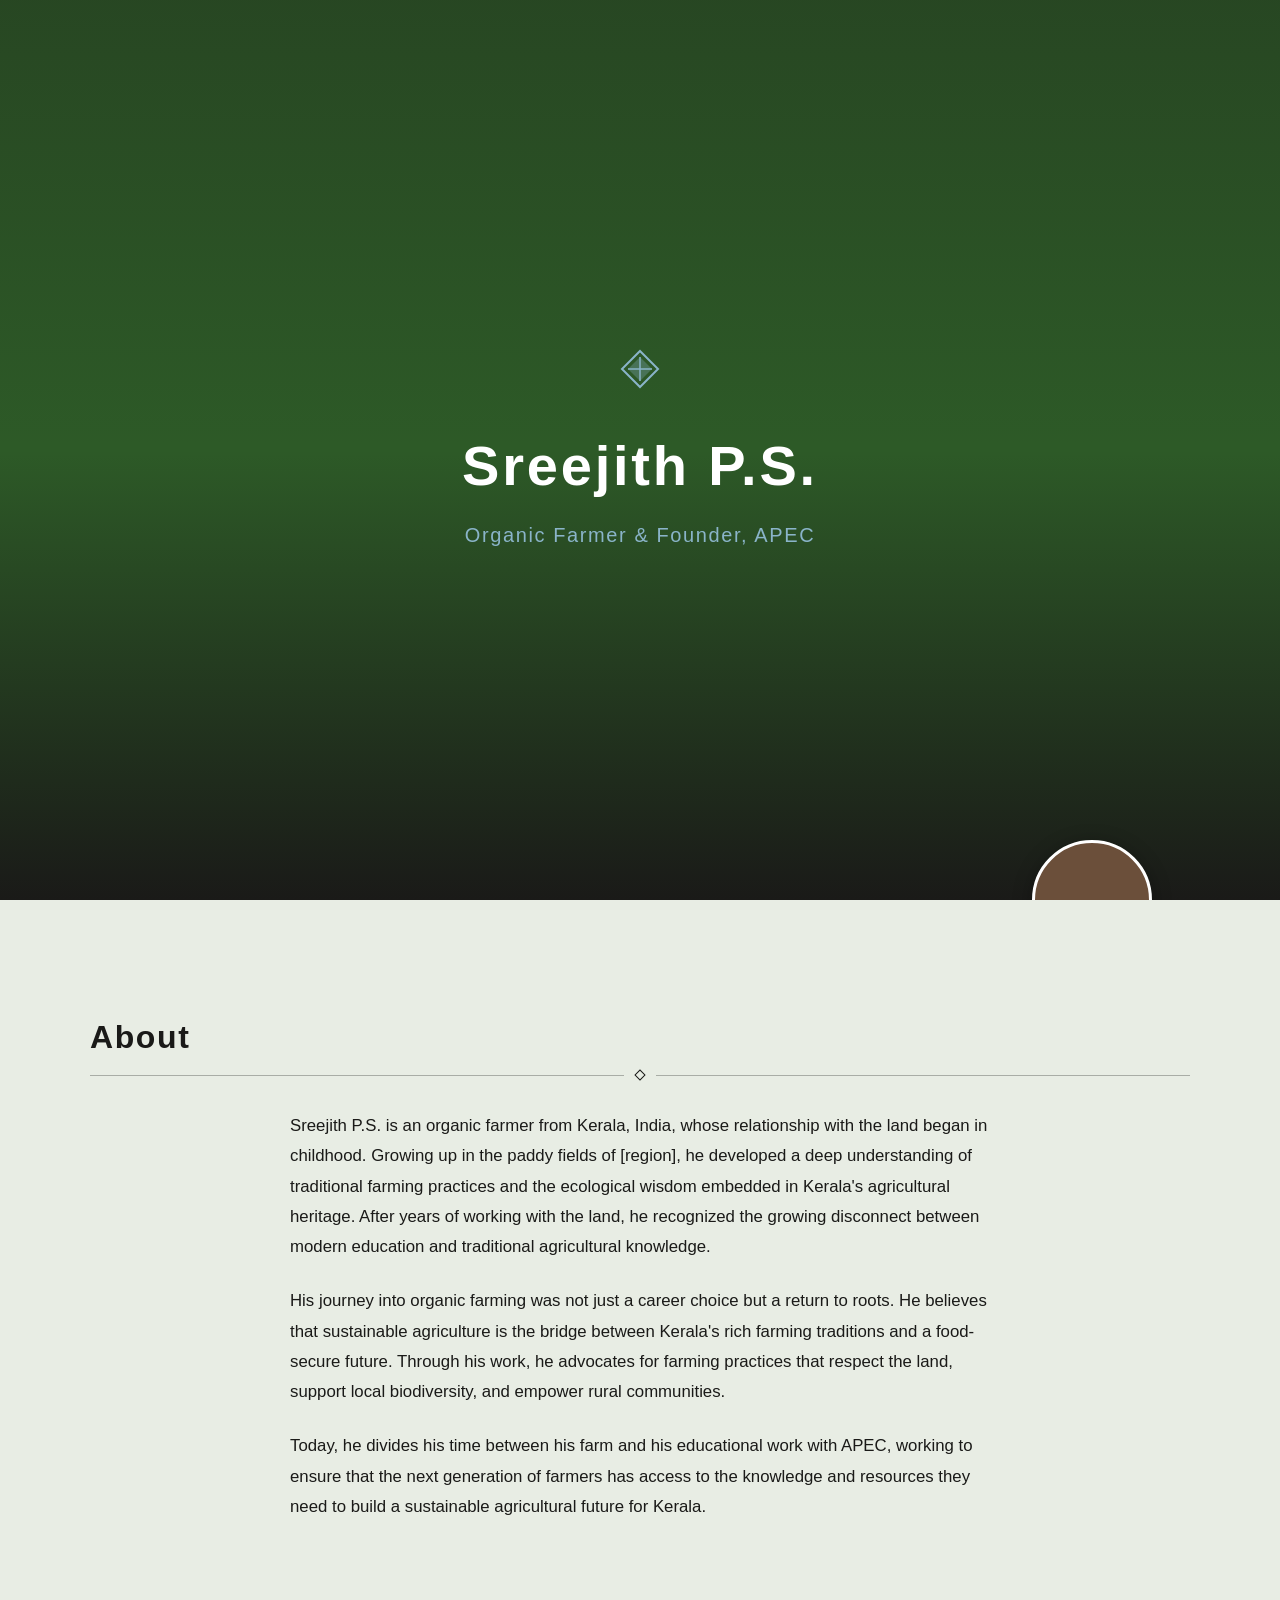
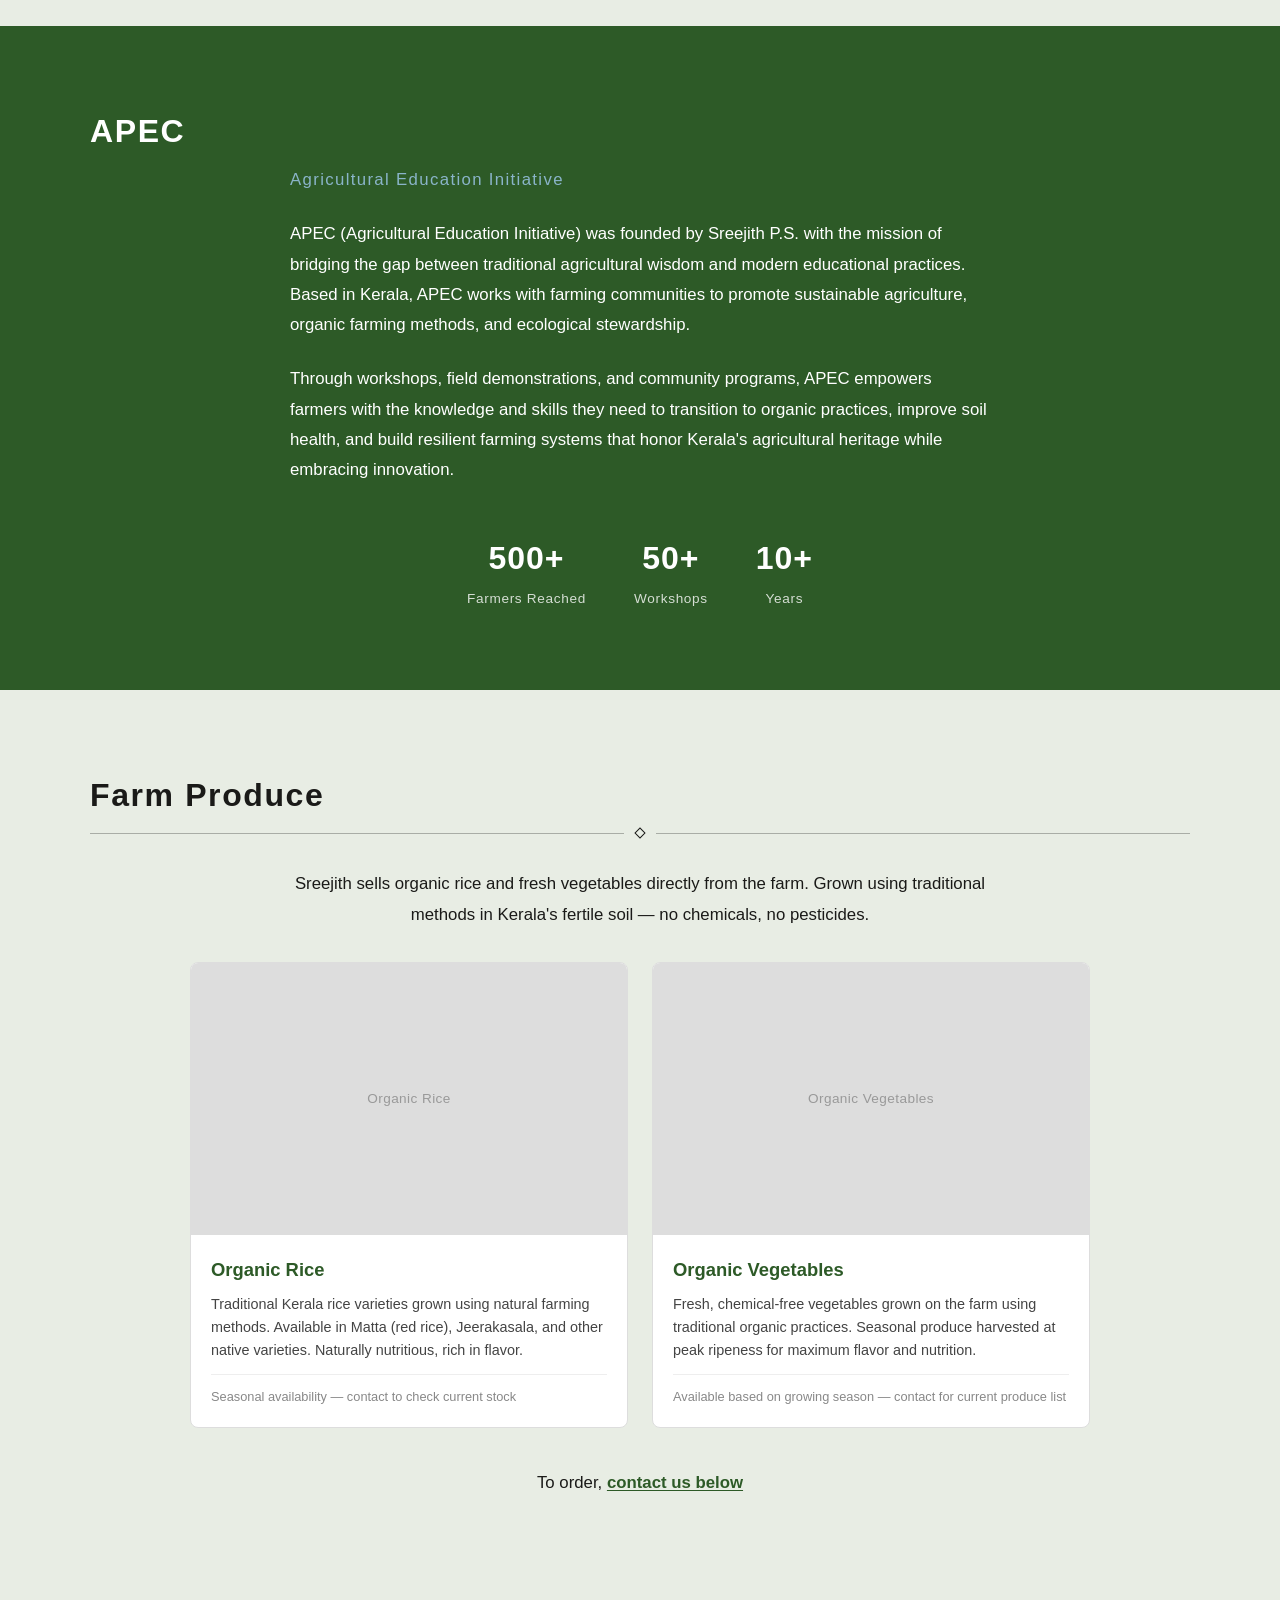
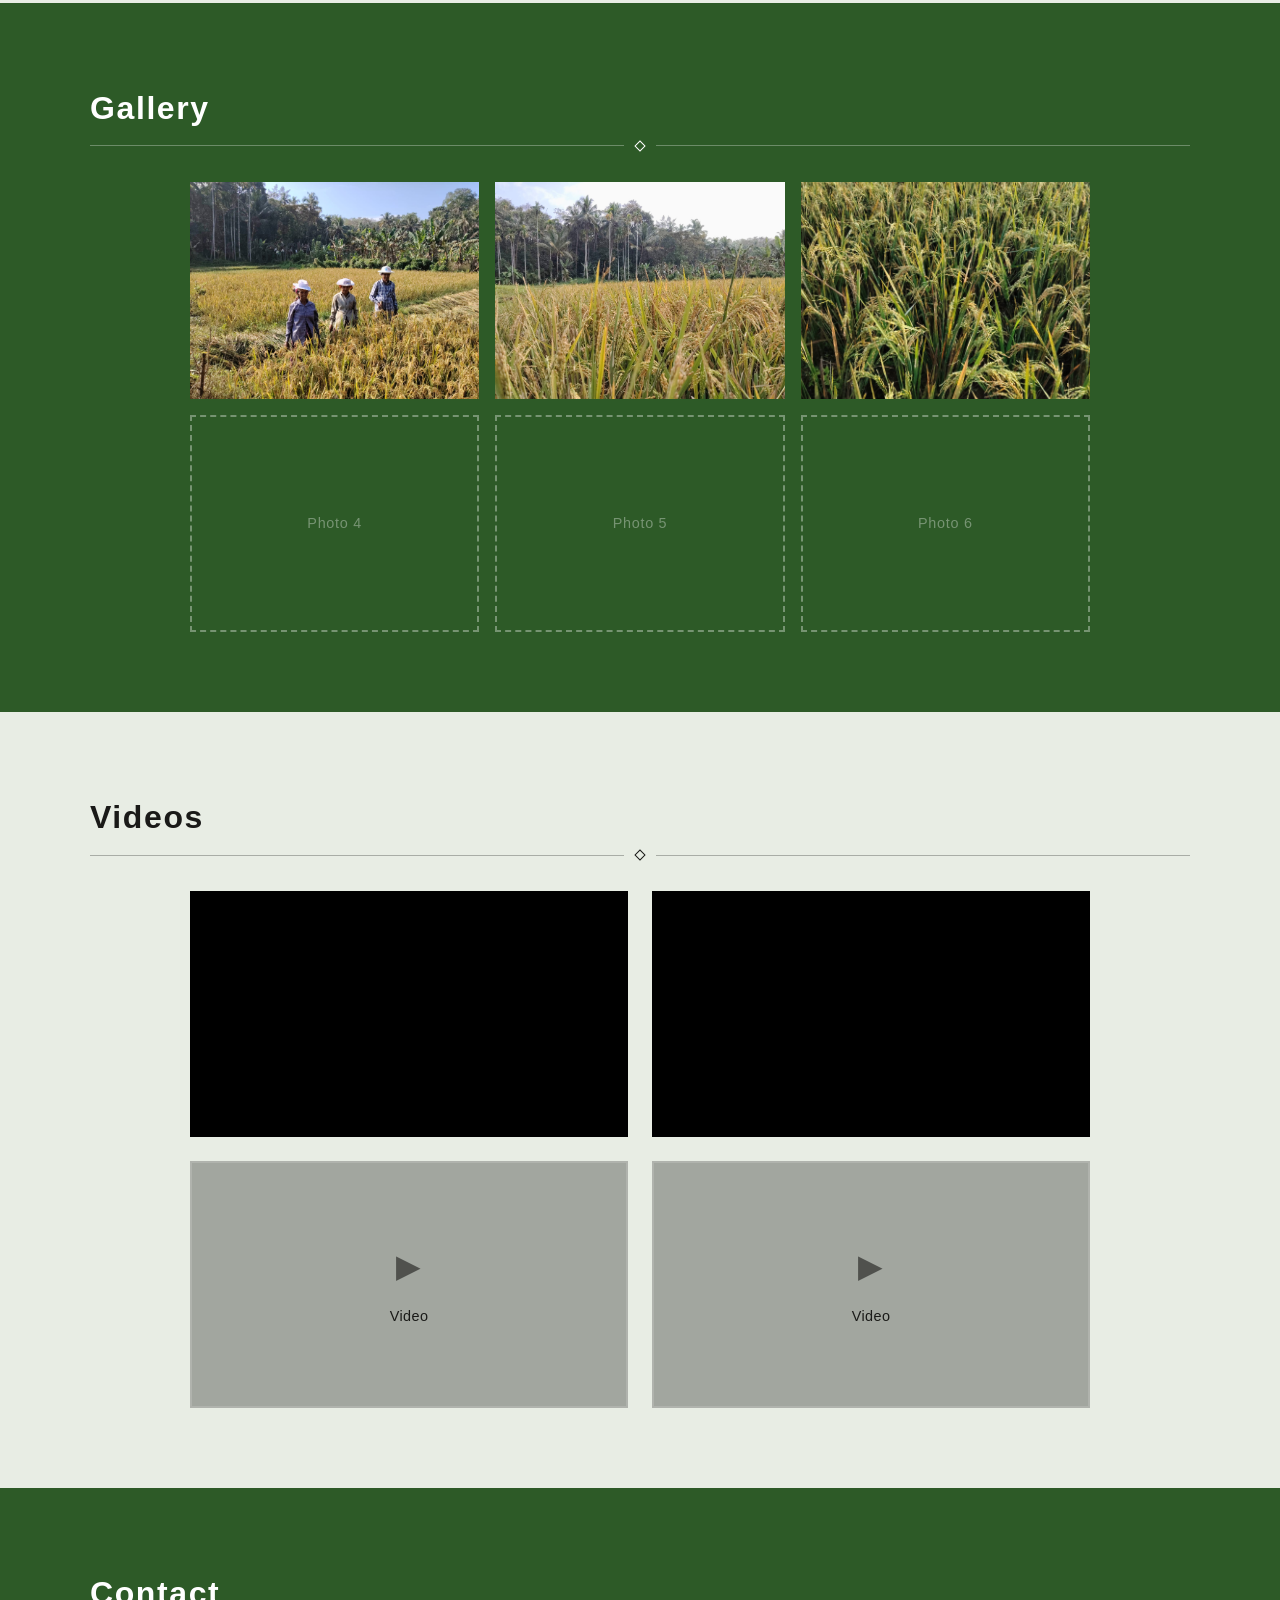
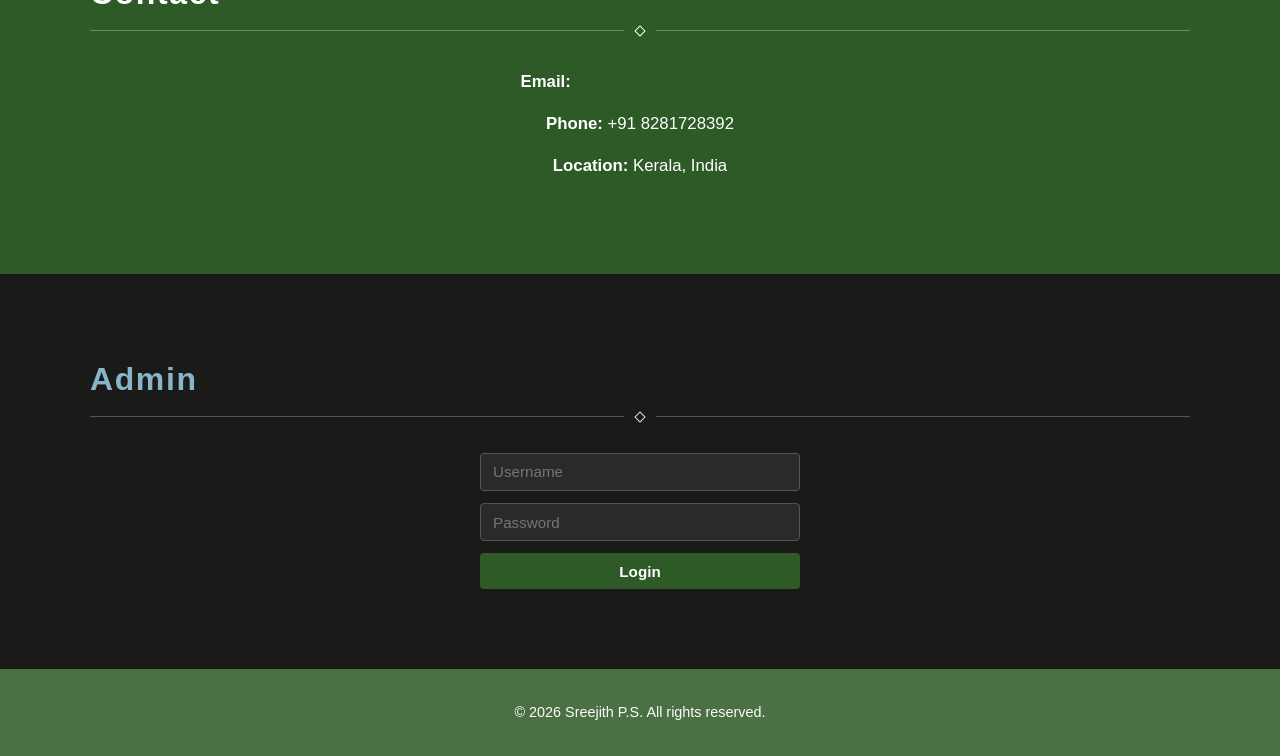
<file: index.html>
<!DOCTYPE html>
<html lang="en">
<head>
  <meta charset="UTF-8">
  <meta name="viewport" content="width=device-width, initial-scale=1.0">
  <meta name="description" content="Sreejith P.S. — Organic Farmer & Founder, APEC. Agricultural education initiative based in Kerala, India.">
  <title>Sreejith P.S. — Organic Farmer & Founder, APEC</title>
  <link rel="stylesheet" href="style.css">
</head>
<body>
  <a href="#main" class="skip-link">Skip to main content</a>

  <main id="main">

  <!-- ===== HERO ===== -->
  <section id="hero">
    <!-- REPLACE: hero landscape photo — replace background in style.css .hero-bg -->
    <div class="hero-bg"></div>
    <div class="hero-overlay"></div>
    <div class="hero-content">
      <div class="brand-mark" aria-hidden="true">
        <svg viewBox="0 0 40 40" width="40" height="40">
          <path d="M20 2 L38 20 L20 38 L2 20 Z" fill="none" stroke="#8AB4C9" stroke-width="2"/>
          <path d="M20 8 L32 20 L20 32 L8 20 Z" fill="#8AB4C9" opacity="0.3"/>
          <line x1="20" y1="8" x2="20" y2="32" stroke="#8AB4C9" stroke-width="1.5"/>
          <line x1="8" y1="20" x2="32" y2="20" stroke="#8AB4C9" stroke-width="1.5"/>
        </svg>
      </div>
      <h1>Sreejith P.S.</h1>
      <p class="tagline">Organic Farmer &amp; Founder, APEC</p>
    </div>
    <!-- REPLACE: portrait photo — replace background in style.css .hero-portrait -->
    <div class="hero-portrait" role="img" aria-label="Portrait of Sreejith P.S."></div>
  </section>

  <!-- ===== BIO ===== -->
  <section id="bio">
    <div class="section-content">
      <h2>About</h2>
      <div class="divider"><span class="divider-dot"></span></div>
      <div id="bio-content"></div>
    </div>
  </section>

  <!-- ===== APEC ===== -->
  <section id="apec">
    <div class="section-content">
      <h2>APEC</h2>
      <p class="subtitle">Agricultural Education Initiative</p>
      <div id="apec-content"></div>
      <div id="stats-content" class="stats"></div>
    </div>
  </section>

  <!-- ===== PRODUCTS ===== -->
  <section id="products">
    <div class="section-content">
      <h2>Farm Produce</h2>
      <div class="divider"><span class="divider-dot"></span></div>
      <div id="products-intro" class="products-intro"></div>
      <div id="products-grid" class="products-grid"></div>
      <div class="products-cta">
        <p>To order, <a href="#contact">contact us below</a></p>
      </div>
    </div>
  </section>

  <!-- ===== GALLERY ===== -->
  <section id="gallery">
    <div class="section-content">
      <h2>Gallery</h2>
      <div class="divider"><span class="divider-dot"></span></div>
      <div id="gallery-content" class="gallery-grid"></div>
    </div>
  </section>

  <!-- ===== VIDEOS ===== -->
  <section id="videos">
    <div class="section-content">
      <h2>Videos</h2>
      <div class="divider"><span class="divider-dot"></span></div>
      <div id="videos-content" class="videos-grid"></div>
    </div>
  </section>

  <!-- ===== CONTACT ===== -->
  <section id="contact">
    <div class="section-content">
      <h2>Contact</h2>
      <div class="divider"><span class="divider-dot"></span></div>
      <div id="contact-content" class="contact-info"></div>
    </div>
  </section>

  <!-- ===== ADMIN (hidden until login) ===== -->
  <section id="admin-section">
    <div class="section-content" id="admin-login">
      <h2>Admin</h2>
      <div class="divider"><span class="divider-dot"></span></div>
      <div class="admin-login-box">
        <input type="text" id="admin-user" placeholder="Username" autocomplete="off">
        <input type="password" id="admin-pass" placeholder="Password" autocomplete="off">
        <button class="btn" onclick="adminLogin()">Login</button>
        <p id="admin-login-err" class="admin-err"></p>
      </div>
    </div>
    <div class="section-content" id="admin-editor" style="display:none">
      <h2>Admin — Content Editor</h2>
      <p class="subtitle" style="margin-bottom:0.5rem">Edit content and publish — changes go live in ~30-60s.</p>
      <button class="btn btn-sm" onclick="adminLogout()" style="margin-bottom:1.5rem;background:#6B4F3A;color:#fff;border:none;padding:0.4rem 1rem;border-radius:4px;cursor:pointer;font-size:0.85rem">Logout</button>

      <div class="admin-token-bar">
        <input type="password" id="admin-token" placeholder="GitHub token (ghp_...)" autocomplete="off">
        <input type="text" id="admin-owner" value="anumlops" placeholder="Owner" style="width:100px">
        <span style="color:#888">/</span>
        <input type="text" id="admin-repo" value="sreejith-ps-portfolio" placeholder="Repo" style="width:150px">
      </div>

      <div class="admin-layout">
        <div class="admin-form">
          <h3>Bio</h3>
          <div class="admin-field"><label>Paragraph 1</label><textarea id="abio1" rows="3"></textarea></div>
          <div class="admin-field"><label>Paragraph 2</label><textarea id="abio2" rows="3"></textarea></div>
          <div class="admin-field"><label>Paragraph 3 <span class="opt">(optional)</span></label><textarea id="abio3" rows="3"></textarea></div>
          <h3>APEC</h3>
          <div class="admin-field"><label>Paragraph 1</label><textarea id="aapec1" rows="3"></textarea></div>
          <div class="admin-field"><label>Paragraph 2</label><textarea id="aapec2" rows="3"></textarea></div>
          <h3>Stats</h3>
          <div class="admin-field"><label>Stat 1</label><div class="arow"><input type="text" id="astat1n" placeholder="500+" style="width:80px"><input type="text" id="astat1l" placeholder="Farmers Reached"></div></div>
          <div class="admin-field"><label>Stat 2</label><div class="arow"><input type="text" id="astat2n" placeholder="50+" style="width:80px"><input type="text" id="astat2l" placeholder="Workshops"></div></div>
          <div class="admin-field"><label>Stat 3</label><div class="arow"><input type="text" id="astat3n" placeholder="10+" style="width:80px"><input type="text" id="astat3l" placeholder="Years"></div></div>
          <h3>Farm Produce</h3>
          <p class="admin-hint">Product images — upload to <code>/images</code>, reference as <code>images/rice.jpg</code></p>
          <div class="admin-field"><label>Intro text</label><textarea id="aprod-intro" rows="2"></textarea></div>
          <div style="display:grid;grid-template-columns:1fr 1fr;gap:0.75rem">
            <div><div class="admin-field"><label>Rice — Name</label><input type="text" id="aprod-rice-name"></div>
            <div class="admin-field"><label>Rice — Description</label><textarea id="aprod-rice-desc" rows="3"></textarea></div>
            <div class="admin-field"><label>Rice — Image</label><div style="display:flex;gap:0.5rem;align-items:center"><input type="text" id="aprod-rice-img" placeholder="images/rice.jpg"><div class="thumb" id="arice-thumb"></div></div></div>
            <div class="admin-field"><label>Rice — Note</label><input type="text" id="aprod-rice-note" placeholder="Seasonal availability..."></div></div>
            <div><div class="admin-field"><label>Veg — Name</label><input type="text" id="aprod-veg-name"></div>
            <div class="admin-field"><label>Veg — Description</label><textarea id="aprod-veg-desc" rows="3"></textarea></div>
            <div class="admin-field"><label>Veg — Image</label><div style="display:flex;gap:0.5rem;align-items:center"><input type="text" id="aprod-veg-img" placeholder="images/veg.jpg"><div class="thumb" id="aveg-thumb"></div></div></div>
            <div class="admin-field"><label>Veg — Note</label><input type="text" id="aprod-veg-note" placeholder="Available based on season..."></div></div>
          </div>
          <h3>Gallery</h3>
          <p class="admin-hint">Upload images to <code>/images</code> folder in repo, reference as <code>images/farm1.jpg</code></p>
          <div id="admin-gallery"></div>
          <h3>Videos</h3>
          <p class="admin-hint">Paste YouTube URL or video ID</p>
          <div id="admin-videos"></div>
          <h3>Contact</h3>
          <div class="admin-field"><label>Email</label><input type="text" id="acontact-email"></div>
          <div class="admin-field"><label>Phone</label><input type="text" id="acontact-phone"></div>
          <div class="admin-actions">
            <button class="btn btn-primary" onclick="adminSave()">Save &amp; Publish</button>
            <button class="btn btn-outline" onclick="adminDownload()">Download content.json</button>
          </div>
          <div id="admin-status" class="admin-status"></div>
        </div>
        <div class="admin-preview">
          <h3>Live Preview</h3>
          <div class="ap-box"><div class="ap-label">Bio</div><div id="aprev-bio"></div></div>
          <div class="ap-box ap-dark"><div class="ap-label">APEC</div><div id="aprev-apec"></div><div class="ap-stats" id="aprev-stats"></div></div>
          <div class="ap-box"><div class="ap-label">Farm Produce</div><p id="aprev-products" style="color:#888;font-size:0.85rem"></p></div>
          <div class="ap-box"><div class="ap-label">Gallery</div><p id="aprev-gallery" style="color:#888;font-size:0.85rem"></p></div>
          <div class="ap-box ap-dark"><div class="ap-label">Videos</div><p id="aprev-videos" style="color:#aaa;font-size:0.85rem"></p></div>
          <div class="ap-box"><div class="ap-label">Contact</div><div id="aprev-contact"></div></div>
        </div>
      </div>
    </div>
  </section>

  </main>

  <!-- ===== FOOTER ===== -->
  <footer>
    <p>&copy; 2026 Sreejith P.S. All rights reserved.</p>
  </footer>

  <script src="script.js"></script>
</body>
</html>
</file>
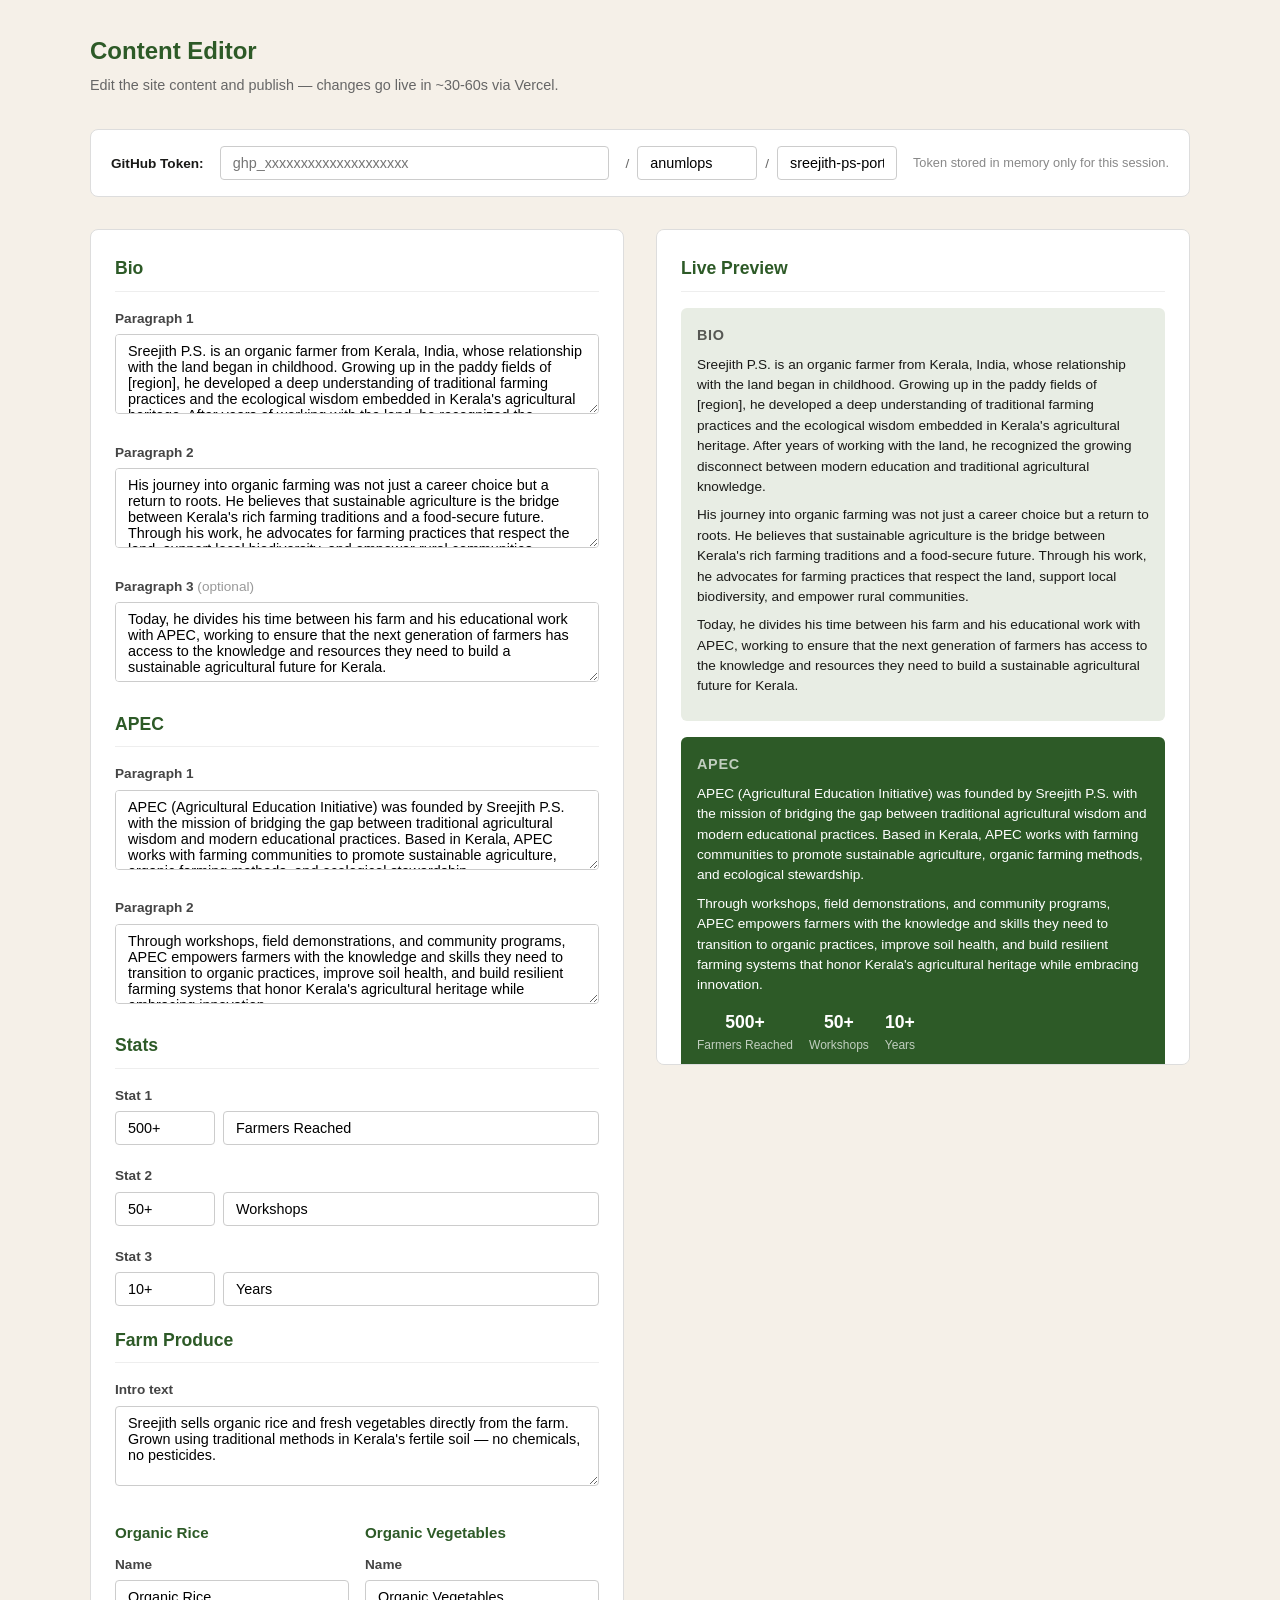
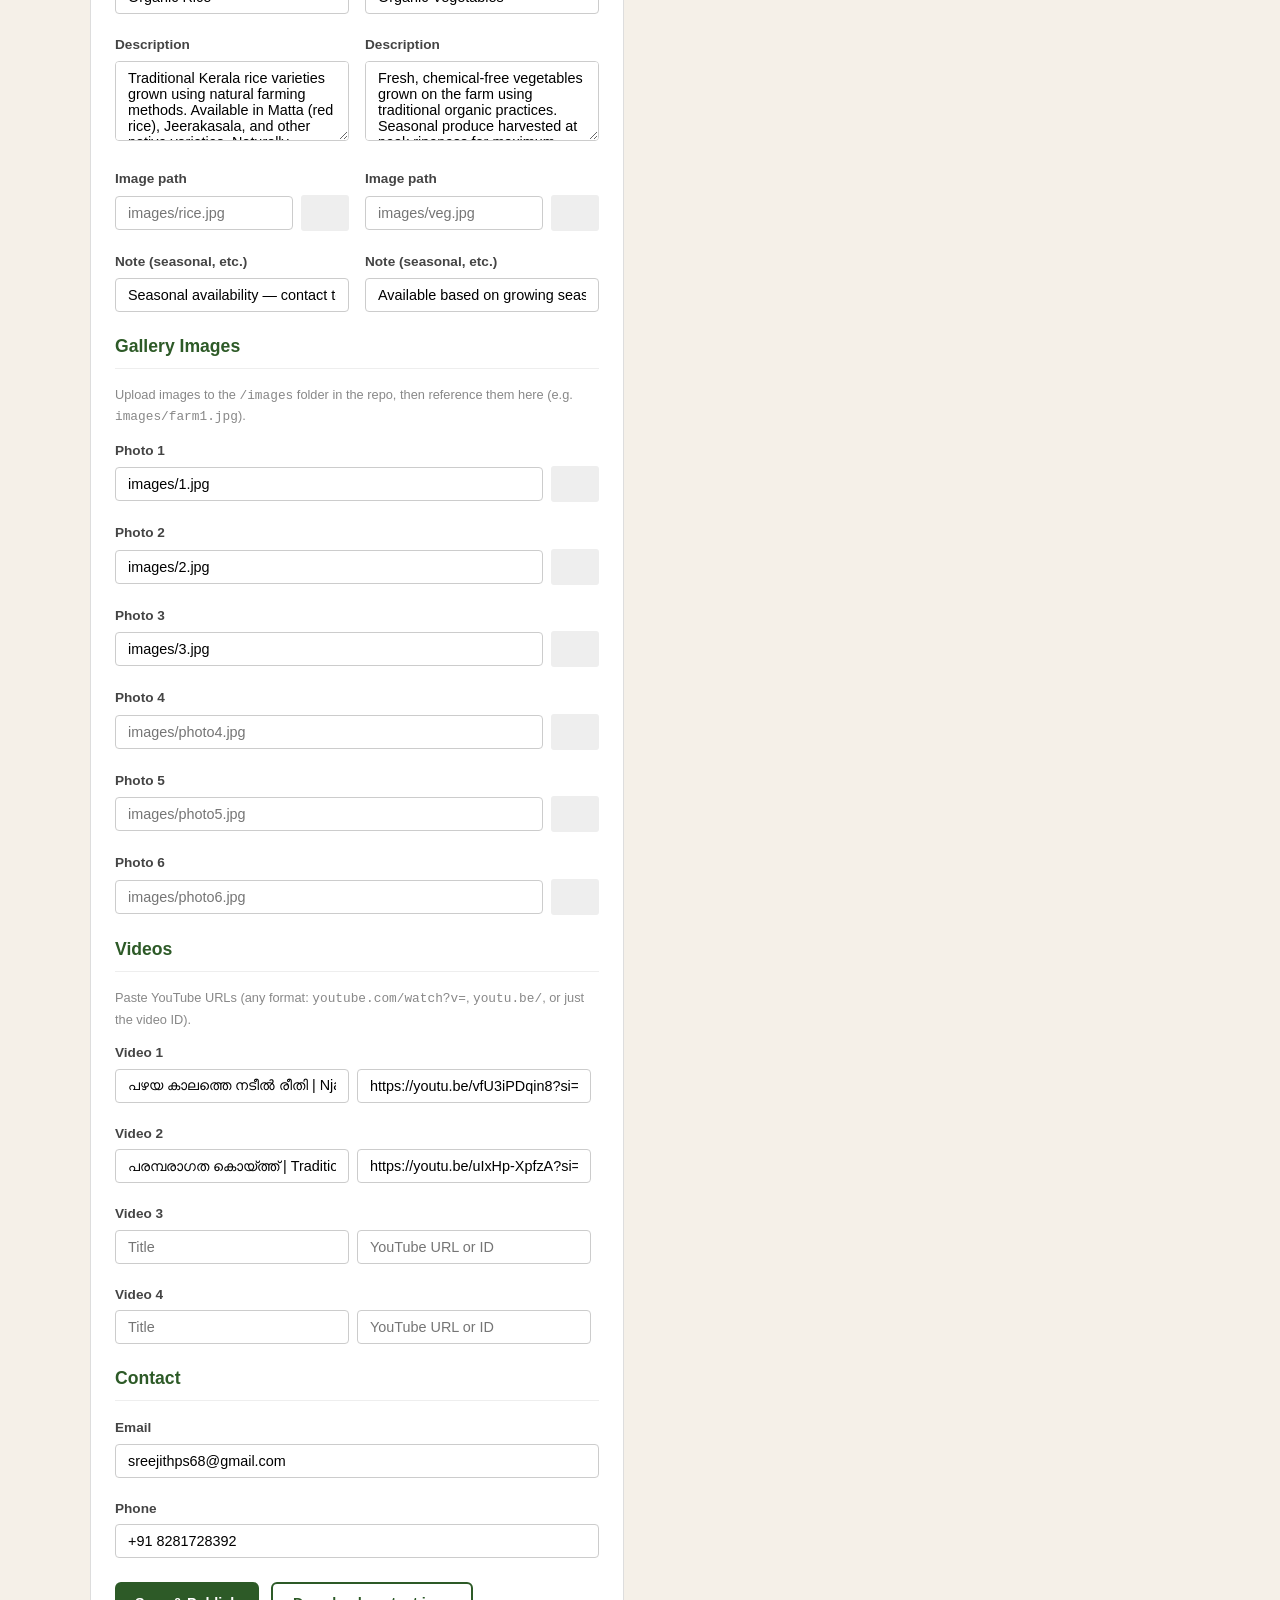
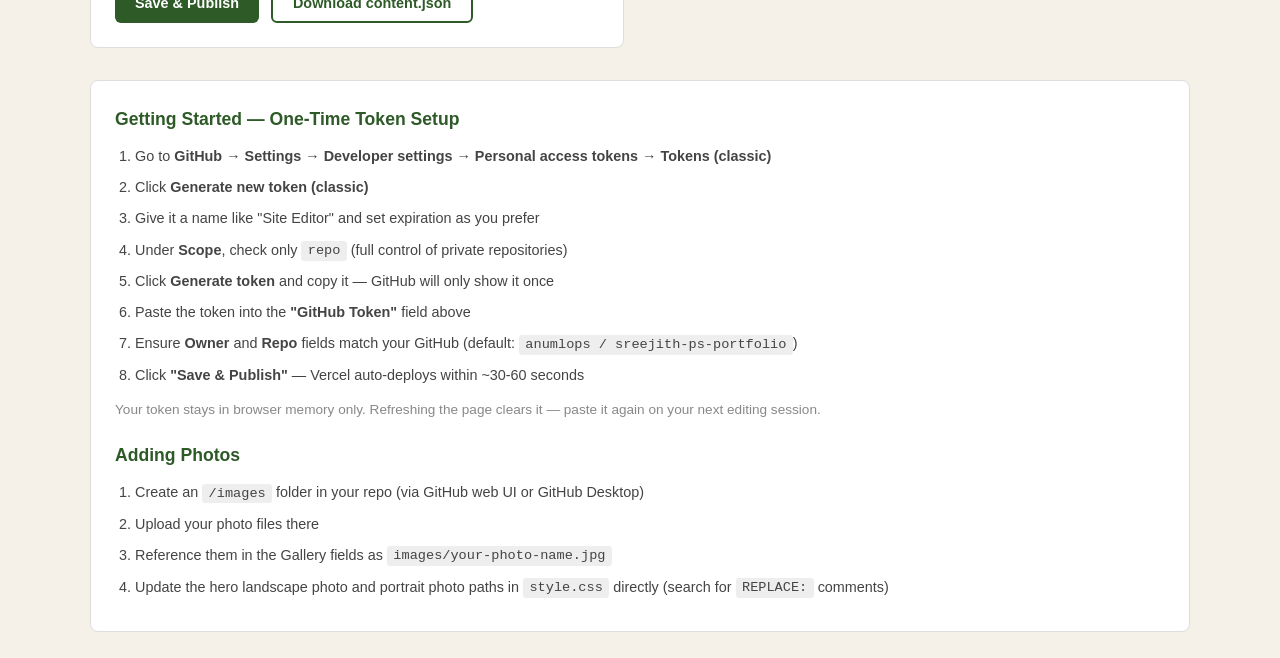
<file: admin.html>
<!DOCTYPE html>
<html lang="en">
<head>
  <meta charset="UTF-8">
  <meta name="viewport" content="width=device-width, initial-scale=1.0">
  <title>Admin — Sreejith P.S. Content Editor</title>
  <style>
    *, *::before, *::after { margin: 0; padding: 0; box-sizing: border-box; }
    body { font-family: -apple-system, BlinkMacSystemFont, "Segoe UI", Roboto, sans-serif; background: #f5f0e8; color: #1A1A18; line-height: 1.6; padding: 2rem; }
    .admin-wrap { max-width: 1100px; margin: 0 auto; }
    h1 { font-size: 1.5rem; margin-bottom: 0.25rem; color: #2D5A27; }
    .sub { color: #666; font-size: 0.9rem; margin-bottom: 2rem; }
    .layout { display: grid; grid-template-columns: 1fr 1fr; gap: 2rem; }
    @media (max-width: 900px) { .layout { grid-template-columns: 1fr; } .preview-panel { order: -1; } }

    /* Token bar */
    .token-bar { background: #fff; border: 1px solid #ddd; border-radius: 8px; padding: 1rem 1.25rem; margin-bottom: 2rem; display: flex; align-items: center; gap: 1rem; flex-wrap: wrap; }
    .token-bar label { font-weight: 600; font-size: 0.85rem; white-space: nowrap; }
    .token-bar input[type="password"] { flex: 1; min-width: 200px; padding: 0.5rem 0.75rem; border: 1px solid #ccc; border-radius: 4px; font-size: 0.9rem; }
    .token-bar .repo-inputs { display: flex; gap: 0.5rem; align-items: center; }
    .token-bar .repo-inputs input { width: 120px; padding: 0.5rem 0.75rem; border: 1px solid #ccc; border-radius: 4px; font-size: 0.9rem; }
    .token-bar .hint { font-size: 0.8rem; color: #888; }

    /* Form */
    .form-panel { background: #fff; border: 1px solid #ddd; border-radius: 8px; padding: 1.5rem; }
    .form-panel h2 { font-size: 1.1rem; color: #2D5A27; margin-bottom: 1rem; padding-bottom: 0.5rem; border-bottom: 1px solid #eee; }
    .field-group { margin-bottom: 1.25rem; }
    .field-group label { display: block; font-weight: 600; font-size: 0.85rem; margin-bottom: 0.3rem; color: #444; }
    .field-group textarea { width: 100%; min-height: 80px; padding: 0.5rem 0.75rem; border: 1px solid #ccc; border-radius: 4px; font-size: 0.9rem; font-family: inherit; resize: vertical; }
    .field-group textarea:focus { outline: 2px solid #8AB4C9; outline-offset: -1px; border-color: transparent; }
    .field-group input[type="text"], .field-group input[type="url"] { width: 100%; padding: 0.5rem 0.75rem; border: 1px solid #ccc; border-radius: 4px; font-size: 0.9rem; }
    .field-group input:focus { outline: 2px solid #8AB4C9; outline-offset: -1px; border-color: transparent; }
    .field-group .input-row { display: flex; gap: 0.5rem; align-items: center; }
    .field-group .input-row input { flex: 1; }
    .field-group .input-row .thumb { width: 48px; height: 36px; border-radius: 3px; background: #eee; flex-shrink: 0; overflow: hidden; }
    .field-group .input-row .thumb img { width: 100%; height: 100%; object-fit: cover; display: block; }
    .field-group .stat-row { display: flex; gap: 0.5rem; }
    .field-group .stat-row input:first-child { width: 100px; flex-shrink: 0; }
    .field-group .stat-row input:last-child { flex: 1; }
    .field-group .video-row { display: flex; gap: 0.5rem; align-items: center; }
    .field-group .video-row input { flex: 1; }
    .field-group .video-row .embed-preview { font-size: 0.75rem; color: #888; max-width: 200px; overflow: hidden; text-overflow: ellipsis; white-space: nowrap; }
    .field-group .error-msg { color: #c0392b; font-size: 0.8rem; margin-top: 0.25rem; display: none; }

    /* Buttons */
    .actions { margin-top: 1.5rem; display: flex; gap: 0.75rem; flex-wrap: wrap; }
    .btn { padding: 0.65rem 1.25rem; border: none; border-radius: 6px; font-size: 0.9rem; font-weight: 600; cursor: pointer; transition: opacity 0.2s; }
    .btn:hover { opacity: 0.85; }
    .btn-primary { background: #2D5A27; color: #fff; }
    .btn-secondary { background: #8AB4C9; color: #fff; }
    .btn-outline { background: none; border: 2px solid #2D5A27; color: #2D5A27; }
    .btn:disabled { opacity: 0.5; cursor: not-allowed; }

    /* Status */
    .status { margin-top: 1rem; padding: 0.75rem 1rem; border-radius: 6px; font-size: 0.9rem; display: none; }
    .status.success { background: #d4edda; color: #155724; border: 1px solid #c3e6cb; display: block; }
    .status.error { background: #f8d7da; color: #721c24; border: 1px solid #f5c6cb; display: block; }
    .status.info { background: #d1ecf1; color: #0c5460; border: 1px solid #bee5eb; display: block; }

    /* Preview */
    .preview-panel { background: #fff; border: 1px solid #ddd; border-radius: 8px; padding: 1.5rem; position: sticky; top: 1rem; max-height: calc(100vh - 4rem); overflow-y: auto; }
    .preview-panel h2 { font-size: 1.1rem; color: #2D5A27; margin-bottom: 1rem; padding-bottom: 0.5rem; border-bottom: 1px solid #eee; }
    .preview-box { background: #E8EDE4; padding: 1rem; border-radius: 6px; margin-bottom: 1rem; }
    .preview-box.dark { background: #2D5A27; color: #fff; }
    .preview-box h3 { font-size: 0.9rem; margin-bottom: 0.5rem; opacity: 0.7; text-transform: uppercase; letter-spacing: 0.05em; }
    .preview-box p { font-size: 0.85rem; margin-bottom: 0.5rem; line-height: 1.5; }
    .preview-box .stat-row { display: flex; gap: 1rem; }
    .preview-box .stat-row .stat-item { text-align: center; }
    .preview-box .stat-row .stat-item .num { font-weight: 700; font-size: 1.1rem; }
    .preview-box .stat-row .stat-item .lbl { font-size: 0.75rem; opacity: 0.7; }

    /* Instructions */
    .instructions { margin-top: 2rem; background: #fff; border: 1px solid #ddd; border-radius: 8px; padding: 1.5rem; }
    .instructions h2 { font-size: 1.1rem; color: #2D5A27; margin-bottom: 0.75rem; }
    .instructions ol { padding-left: 1.25rem; font-size: 0.9rem; color: #444; }
    .instructions ol li { margin-bottom: 0.5rem; }
    .instructions code { background: #eee; padding: 0.15rem 0.4rem; border-radius: 3px; font-size: 0.85rem; }
  </style>
</head>
<body>
<div class="admin-wrap">

  <h1>Content Editor</h1>
  <p class="sub">Edit the site content and publish — changes go live in ~30-60s via Vercel.</p>

  <!-- Token bar -->
  <div class="token-bar">
    <label for="token">GitHub Token:</label>
    <input type="password" id="token" placeholder="ghp_xxxxxxxxxxxxxxxxxxxx" autocomplete="off">
    <div class="repo-inputs">
      <span style="font-size:0.85rem;color:#666">/</span>
      <input type="text" id="owner" value="anumlops" placeholder="Owner">
      <span style="font-size:0.85rem;color:#666">/</span>
      <input type="text" id="repo" value="sreejith-ps-portfolio" placeholder="Repo">
    </div>
    <span class="hint">Token stored in memory only for this session.</span>
  </div>

  <div class="layout">

    <!-- Form panel -->
    <div class="form-panel">
      <h2>Bio</h2>
      <div class="field-group">
        <label for="bio1">Paragraph 1</label>
        <textarea id="bio1"></textarea>
      </div>
      <div class="field-group">
        <label for="bio2">Paragraph 2</label>
        <textarea id="bio2"></textarea>
      </div>
      <div class="field-group">
        <label for="bio3">Paragraph 3 <span style="font-weight:400;color:#999">(optional)</span></label>
        <textarea id="bio3"></textarea>
      </div>

      <h2>APEC</h2>
      <div class="field-group">
        <label for="apec1">Paragraph 1</label>
        <textarea id="apec1"></textarea>
      </div>
      <div class="field-group">
        <label for="apec2">Paragraph 2</label>
        <textarea id="apec2"></textarea>
      </div>

      <h2>Stats</h2>
      <div class="field-group">
        <label>Stat 1</label>
        <div class="stat-row">
          <input type="text" id="stat1-num" placeholder="500+">
          <input type="text" id="stat1-lbl" placeholder="Farmers Reached">
        </div>
      </div>
      <div class="field-group">
        <label>Stat 2</label>
        <div class="stat-row">
          <input type="text" id="stat2-num" placeholder="50+">
          <input type="text" id="stat2-lbl" placeholder="Workshops">
        </div>
      </div>
      <div class="field-group">
        <label>Stat 3</label>
        <div class="stat-row">
          <input type="text" id="stat3-num" placeholder="10+">
          <input type="text" id="stat3-lbl" placeholder="Years">
        </div>
      </div>

      <h2>Farm Produce</h2>
      <div class="field-group">
        <label for="prod-intro">Intro text</label>
        <textarea id="prod-intro" rows="2"></textarea>
      </div>
      <div style="display:grid;grid-template-columns:1fr 1fr;gap:1rem">
        <div>
          <h3 style="font-size:0.95rem;color:#2D5A27;margin:0.5rem 0">Organic Rice</h3>
          <div class="field-group"><label>Name</label><input type="text" id="prod-rice-name"></div>
          <div class="field-group"><label>Description</label><textarea id="prod-rice-desc" rows="3"></textarea></div>
          <div class="field-group"><label>Image path</label><div class="input-row"><input type="text" class="prod-input" data-id="rice" placeholder="images/rice.jpg"><div class="thumb" id="thumb-rice"></div></div></div>
          <div class="field-group"><label>Note (seasonal, etc.)</label><input type="text" id="prod-rice-note" placeholder="Seasonal availability..."></div>
        </div>
        <div>
          <h3 style="font-size:0.95rem;color:#2D5A27;margin:0.5rem 0">Organic Vegetables</h3>
          <div class="field-group"><label>Name</label><input type="text" id="prod-veg-name"></div>
          <div class="field-group"><label>Description</label><textarea id="prod-veg-desc" rows="3"></textarea></div>
          <div class="field-group"><label>Image path</label><div class="input-row"><input type="text" class="prod-input" data-id="veg" placeholder="images/veg.jpg"><div class="thumb" id="thumb-veg"></div></div></div>
          <div class="field-group"><label>Note (seasonal, etc.)</label><input type="text" id="prod-veg-note" placeholder="Available based on season..."></div>
        </div>
      </div>

      <h2>Gallery Images</h2>
      <p style="font-size:0.8rem;color:#888;margin-bottom:0.75rem">Upload images to the <code>/images</code> folder in the repo, then reference them here (e.g. <code>images/farm1.jpg</code>).</p>
      <div id="gallery-fields">
        <div class="field-group">
          <label>Photo 1</label>
          <div class="input-row">
            <input type="text" class="gallery-input" placeholder="images/photo1.jpg">
            <div class="thumb"></div>
          </div>
        </div>
        <div class="field-group">
          <label>Photo 2</label>
          <div class="input-row">
            <input type="text" class="gallery-input" placeholder="images/photo2.jpg">
            <div class="thumb"></div>
          </div>
        </div>
        <div class="field-group">
          <label>Photo 3</label>
          <div class="input-row">
            <input type="text" class="gallery-input" placeholder="images/photo3.jpg">
            <div class="thumb"></div>
          </div>
        </div>
        <div class="field-group">
          <label>Photo 4</label>
          <div class="input-row">
            <input type="text" class="gallery-input" placeholder="images/photo4.jpg">
            <div class="thumb"></div>
          </div>
        </div>
        <div class="field-group">
          <label>Photo 5</label>
          <div class="input-row">
            <input type="text" class="gallery-input" placeholder="images/photo5.jpg">
            <div class="thumb"></div>
          </div>
        </div>
        <div class="field-group">
          <label>Photo 6</label>
          <div class="input-row">
            <input type="text" class="gallery-input" placeholder="images/photo6.jpg">
            <div class="thumb"></div>
          </div>
        </div>
      </div>

      <h2>Videos</h2>
      <p style="font-size:0.8rem;color:#888;margin-bottom:0.75rem">Paste YouTube URLs (any format: <code>youtube.com/watch?v=</code>, <code>youtu.be/</code>, or just the video ID).</p>
      <div id="video-fields">
        <div class="field-group">
          <label>Video 1</label>
          <div class="video-row">
            <input type="text" class="video-title" placeholder="Title" style="width:35%">
            <input type="text" class="video-url" placeholder="YouTube URL or ID" style="flex:1">
            <span class="embed-preview"></span>
          </div>
          <div class="error-msg video-error"></div>
        </div>
        <div class="field-group">
          <label>Video 2</label>
          <div class="video-row">
            <input type="text" class="video-title" placeholder="Title" style="width:35%">
            <input type="text" class="video-url" placeholder="YouTube URL or ID" style="flex:1">
            <span class="embed-preview"></span>
          </div>
          <div class="error-msg video-error"></div>
        </div>
        <div class="field-group">
          <label>Video 3</label>
          <div class="video-row">
            <input type="text" class="video-title" placeholder="Title" style="width:35%">
            <input type="text" class="video-url" placeholder="YouTube URL or ID" style="flex:1">
            <span class="embed-preview"></span>
          </div>
          <div class="error-msg video-error"></div>
        </div>
        <div class="field-group">
          <label>Video 4</label>
          <div class="video-row">
            <input type="text" class="video-title" placeholder="Title" style="width:35%">
            <input type="text" class="video-url" placeholder="YouTube URL or ID" style="flex:1">
            <span class="embed-preview"></span>
          </div>
          <div class="error-msg video-error"></div>
        </div>
      </div>

      <h2>Contact</h2>
      <div class="field-group">
        <label for="contact-email">Email</label>
        <input type="text" id="contact-email">
      </div>
      <div class="field-group">
        <label for="contact-phone">Phone</label>
        <input type="text" id="contact-phone">
      </div>

      <div class="actions">
        <button class="btn btn-primary" id="btn-save" onclick="saveAndPublish()">Save &amp; Publish</button>
        <button class="btn btn-outline" onclick="downloadBackup()">Download content.json</button>
      </div>
      <div id="status" class="status"></div>
    </div>

    <!-- Preview panel -->
    <div class="preview-panel">
      <h2>Live Preview</h2>
      <div class="preview-box">
        <h3>Bio</h3>
        <div id="preview-bio"></div>
      </div>
      <div class="preview-box dark">
        <h3>APEC</h3>
        <div id="preview-apec"></div>
        <div style="margin-top:0.75rem">
          <div class="stat-row" id="preview-stats"></div>
        </div>
      </div>
      <div class="preview-box">
        <h3>Farm Produce</h3>
        <p id="preview-products" style="color:#888">No products configured</p>
      </div>
      <div class="preview-box">
        <h3>Gallery</h3>
        <p id="preview-gallery" style="color:#888">6 images configured</p>
      </div>
      <div class="preview-box dark">
        <h3>Videos</h3>
        <p id="preview-videos" style="color:#aaa">4 video slots</p>
      </div>
      <div class="preview-box">
        <h3>Contact</h3>
        <div id="preview-contact"></div>
      </div>
    </div>
  </div>

  <!-- Instructions -->
  <div class="instructions">
    <h2>Getting Started — One-Time Token Setup</h2>
    <ol>
      <li>Go to <strong>GitHub → Settings → Developer settings → Personal access tokens → Tokens (classic)</strong></li>
      <li>Click <strong>Generate new token (classic)</strong></li>
      <li>Give it a name like "Site Editor" and set expiration as you prefer</li>
      <li>Under <strong>Scope</strong>, check only <code>repo</code> (full control of private repositories)</li>
      <li>Click <strong>Generate token</strong> and copy it — GitHub will only show it once</li>
      <li>Paste the token into the <strong>"GitHub Token"</strong> field above</li>
      <li>Ensure <strong>Owner</strong> and <strong>Repo</strong> fields match your GitHub (default: <code>anumlops / sreejith-ps-portfolio</code>)</li>
      <li>Click <strong>"Save &amp; Publish"</strong> — Vercel auto-deploys within ~30-60 seconds</li>
    </ol>
    <p style="margin-top:0.75rem;font-size:0.85rem;color:#888">Your token stays in browser memory only. Refreshing the page clears it — paste it again on your next editing session.</p>

    <h2 style="margin-top:1.25rem">Adding Photos</h2>
    <ol>
      <li>Create an <code>/images</code> folder in your repo (via GitHub web UI or GitHub Desktop)</li>
      <li>Upload your photo files there</li>
      <li>Reference them in the Gallery fields as <code>images/your-photo-name.jpg</code></li>
      <li>Update the hero landscape photo and portrait photo paths in <code>style.css</code> directly (search for <code>REPLACE:</code> comments)</li>
    </ol>
  </div>

</div>

<script>
const GITHUB_API = 'https://api.github.com';

// Load current content.json on page load
async function loadContent() {
  try {
    const res = await fetch('content.json?_=' + Date.now());
    if (!res.ok) return;
    const data = await res.json();
    populateForm(data);
    updatePreview(data);
  } catch (e) {
    // content.json not available yet
  }
}

function populateForm(data) {
  if (data.bio) {
    document.getElementById('bio1').value = data.bio.paragraph1 || '';
    document.getElementById('bio2').value = data.bio.paragraph2 || '';
    document.getElementById('bio3').value = data.bio.paragraph3 || '';
  }
  if (data.apec) {
    document.getElementById('apec1').value = data.apec.paragraph1 || '';
    document.getElementById('apec2').value = data.apec.paragraph2 || '';
  }
  if (data.stats) {
    document.getElementById('stat1-num').value = data.stats[0]?.number || '';
    document.getElementById('stat1-lbl').value = data.stats[0]?.label || '';
    document.getElementById('stat2-num').value = data.stats[1]?.number || '';
    document.getElementById('stat2-lbl').value = data.stats[1]?.label || '';
    document.getElementById('stat3-num').value = data.stats[2]?.number || '';
    document.getElementById('stat3-lbl').value = data.stats[2]?.label || '';
  }
  if (data.products) {
    document.getElementById('prod-intro').value = data.products.intro || '';
    document.getElementById('prod-rice-name').value = data.products.rice?.name || '';
    document.getElementById('prod-rice-desc').value = data.products.rice?.description || '';
    document.getElementById('prod-rice-note').value = data.products.rice?.note || '';
    document.getElementById('prod-veg-name').value = data.products.vegetables?.name || '';
    document.getElementById('prod-veg-desc').value = data.products.vegetables?.description || '';
    document.getElementById('prod-veg-note').value = data.products.vegetables?.note || '';
    const riceInp = document.querySelector('.prod-input[data-id="rice"]');
    const vegInp = document.querySelector('.prod-input[data-id="veg"]');
    if (riceInp) riceInp.value = data.products.rice?.image || '';
    if (vegInp) vegInp.value = data.products.vegetables?.image || '';
  }
  if (data.gallery) {
    const inputs = document.querySelectorAll('.gallery-input');
    inputs.forEach((inp, i) => {
      if (data.gallery[i]) inp.value = data.gallery[i].filename || '';
    });
  }
  if (data.videos) {
    const titles = document.querySelectorAll('.video-title');
    const urls = document.querySelectorAll('.video-url');
    titles.forEach((t, i) => { if (data.videos[i]) t.value = data.videos[i].title || ''; });
    urls.forEach((u, i) => { if (data.videos[i]) u.value = data.videos[i].url || ''; });
  }
  if (data.contact) {
    document.getElementById('contact-email').value = data.contact.email || '';
    document.getElementById('contact-phone').value = data.contact.phone || '';
  }
}

function getFormData() {
  return {
    bio: {
      paragraph1: document.getElementById('bio1').value,
      paragraph2: document.getElementById('bio2').value,
      paragraph3: document.getElementById('bio3').value
    },
    apec: {
      paragraph1: document.getElementById('apec1').value,
      paragraph2: document.getElementById('apec2').value
    },
    stats: [
      { number: document.getElementById('stat1-num').value, label: document.getElementById('stat1-lbl').value },
      { number: document.getElementById('stat2-num').value, label: document.getElementById('stat2-lbl').value },
      { number: document.getElementById('stat3-num').value, label: document.getElementById('stat3-lbl').value }
    ],
    products: {
      intro: document.getElementById('prod-intro').value,
      rice: {
        name: document.getElementById('prod-rice-name').value,
        description: document.getElementById('prod-rice-desc').value,
        image: document.querySelector('.prod-input[data-id="rice"]')?.value || '',
        note: document.getElementById('prod-rice-note').value
      },
      vegetables: {
        name: document.getElementById('prod-veg-name').value,
        description: document.getElementById('prod-veg-desc').value,
        image: document.querySelector('.prod-input[data-id="veg"]')?.value || '',
        note: document.getElementById('prod-veg-note').value
      }
    },
    gallery: Array.from(document.querySelectorAll('.gallery-input')).map(inp => ({ filename: inp.value })),
    videos: Array.from(document.querySelectorAll('.video-title')).map((t, i) => ({
      title: t.value,
      url: document.querySelectorAll('.video-url')[i].value
    })),
    contact: {
      email: document.getElementById('contact-email').value,
      phone: document.getElementById('contact-phone').value
    }
  };
}

function convertYouTubeUrl(url) {
  if (!url) return '';
  let id = '';
  const patterns = [
    /(?:youtube\.com\/watch\?v=|youtu\.be\/|youtube\.com\/embed\/)([a-zA-Z0-9_-]{11})/,
    /^([a-zA-Z0-9_-]{11})$/
  ];
  for (const p of patterns) {
    const m = url.match(p);
    if (m) { id = m[1]; break; }
  }
  return id ? `https://www.youtube.com/embed/${id}` : url;
}

function updatePreview() {
  const data = getFormData();

  // Bio preview
  const bioDiv = document.getElementById('preview-bio');
  bioDiv.innerHTML = [data.bio.paragraph1, data.bio.paragraph2, data.bio.paragraph3].filter(Boolean).map(p => `<p>${p}</p>`).join('');

  // APEC preview
  const apecDiv = document.getElementById('preview-apec');
  apecDiv.innerHTML = [data.apec.paragraph1, data.apec.paragraph2].filter(Boolean).map(p => `<p>${p}</p>`).join('');

  // Stats preview
  const statsDiv = document.getElementById('preview-stats');
  statsDiv.innerHTML = data.stats.map(s => `<div class="stat-item"><div class="num">${s.number}</div><div class="lbl">${s.label}</div></div>`).join('');

  // Products preview
  const prodRiceImg = data.products?.rice?.image ? 'Rice: img set' : 'Rice: no img';
  const prodVegImg = data.products?.vegetables?.image ? 'Veg: img set' : 'Veg: no img';
  document.getElementById('preview-products').textContent = prodRiceImg + ' | ' + prodVegImg;

  // Gallery preview
  const galleryCount = data.gallery.filter(g => g.filename).length;
  document.getElementById('preview-gallery').textContent = galleryCount > 0 ? `${galleryCount} of 6 images set` : 'No images set';

  // Videos preview
  const videoCount = data.videos.filter(v => v.url).length;
  document.getElementById('preview-videos').textContent = videoCount > 0 ? `${videoCount} of 4 videos set` : 'No videos set';

  // Contact preview
  const contactDiv = document.getElementById('preview-contact');
  contactDiv.innerHTML = `<p><strong>Email:</strong> ${data.contact.email || '(not set)'}</p><p><strong>Phone:</strong> ${data.contact.phone || '(not set)'}</p>`;
}

function setStatus(msg, type) {
  const el = document.getElementById('status');
  el.className = 'status ' + type;
  el.textContent = msg;
}

function validate() {
  const errors = [];
  const bio1 = document.getElementById('bio1').value.trim();
  const apec1 = document.getElementById('apec1').value.trim();
  const email = document.getElementById('contact-email').value.trim();
  const phone = document.getElementById('contact-phone').value.trim();

  if (!bio1) errors.push('Bio paragraph 1 is required.');
  if (!apec1) errors.push('APEC paragraph 1 is required.');
  if (!email) errors.push('Email is required.');
  if (!phone) errors.push('Phone is required.');

  // Validate YouTube URLs
  const videoUrls = document.querySelectorAll('.video-url');
  videoUrls.forEach((inp, i) => {
    const val = inp.value.trim();
    const errEl = inp.closest('.field-group').querySelector('.video-error');
    if (errEl) errEl.style.display = 'none';
    if (val && !convertYouTubeUrl(val)) {
      errors.push(`Video ${i + 1}: "${val}" does not look like a valid YouTube URL or ID.`);
      if (errEl) { errEl.textContent = 'Invalid YouTube URL'; errEl.style.display = 'block'; }
    }
  });

  return errors;
}

async function saveAndPublish() {
  const token = document.getElementById('token').value.trim();
  const owner = document.getElementById('owner').value.trim();
  const repo = document.getElementById('repo').value.trim();

  if (!token) { setStatus('Please enter your GitHub token.', 'error'); return; }
  if (!owner || !repo) { setStatus('Please enter owner and repo names.', 'error'); return; }

  const validationErrors = validate();
  if (validationErrors.length > 0) {
    setStatus('Validation errors:\n- ' + validationErrors.join('\n- '), 'error');
    return;
  }

  const btn = document.getElementById('btn-save');
  btn.disabled = true;
  btn.textContent = 'Publishing...';
  setStatus('Pushing to GitHub... This may take a few seconds.', 'info');

  const data = getFormData();
  const content = JSON.stringify(data, null, 2);
  const encoded = btoa(unescape(encodeURIComponent(content)));

  try {
    // Get current file SHA
    const getRes = await fetch(`${GITHUB_API}/repos/${owner}/${repo}/contents/content.json`, {
      headers: { Authorization: `token ${token}`, Accept: 'application/vnd.github.v3+json' }
    });
    let sha = null;
    if (getRes.ok) {
      const meta = await getRes.json();
      sha = meta.sha;
    } else if (getRes.status !== 404) {
      const err = await getRes.json().catch(() => ({}));
      throw new Error(err.message || `GitHub API error: ${getRes.status}`);
    }

    // Commit the file
    const body = {
      message: 'Update content.json via admin dashboard',
      content: encoded,
      branch: 'main'
    };
    if (sha) body.sha = sha;

    const putRes = await fetch(`${GITHUB_API}/repos/${owner}/${repo}/contents/content.json`, {
      method: 'PUT',
      headers: { Authorization: `token ${token}`, 'Content-Type': 'application/json', Accept: 'application/vnd.github.v3+json' },
      body: JSON.stringify(body)
    });

    if (!putRes.ok) {
      const err = await putRes.json().catch(() => ({}));
      throw new Error(err.message || `GitHub API error: ${putRes.status}`);
    }

    setStatus('Published successfully! Changes pushed to GitHub. Vercel will redeploy automatically — usually within 30-60 seconds. Refresh the live site to see updates.', 'success');
  } catch (e) {
    setStatus(`Failed to publish: ${e.message}`, 'error');
  } finally {
    btn.disabled = false;
    btn.textContent = 'Save & Publish';
  }
}

function downloadBackup() {
  const data = getFormData();
  const blob = new Blob([JSON.stringify(data, null, 2)], { type: 'application/json' });
  const a = document.createElement('a');
  a.href = URL.createObjectURL(blob);
  a.download = 'content.json';
  document.body.appendChild(a);
  a.click();
  document.body.removeChild(a);
  URL.revokeObjectURL(a.href);
}

// Product image thumbnail previews
document.querySelectorAll('.prod-input').forEach(inp => {
  inp.addEventListener('input', function() {
    const thumb = document.getElementById('thumb-' + this.dataset.id);
    if (this.value.trim()) {
      thumb.innerHTML = `<img src="${this.value.trim()}" alt="" onerror="this.parentElement.innerHTML=''">`;
    } else { thumb.innerHTML = ''; }
    updatePreview();
  });
});

// Gallery thumbnail previews
document.querySelectorAll('.gallery-input').forEach(inp => {
  inp.addEventListener('input', function() {
    const thumb = this.parentElement.querySelector('.thumb');
    if (this.value.trim()) {
      thumb.innerHTML = `<img src="${this.value.trim()}" alt="" onerror="this.parentElement.innerHTML=''">`;
    } else {
      thumb.innerHTML = '';
    }
    updatePreview();
  });
});

// Video embed preview
document.querySelectorAll('.video-url').forEach(inp => {
  inp.addEventListener('input', function() {
    const preview = this.parentElement.querySelector('.embed-preview');
    const errEl = this.closest('.field-group').querySelector('.video-error');
    if (errEl) errEl.style.display = 'none';
    const embed = convertYouTubeUrl(this.value.trim());
    preview.textContent = embed ? '✓ embed ready' : (this.value.trim() ? '✗ invalid URL' : '');
    updatePreview();
  });
});

// Live preview on any input change
document.querySelectorAll('textarea, input').forEach(el => {
  el.addEventListener('input', updatePreview);
});

// Load content on page load
loadContent();
</script>
</body>
</html>
</file>
<file: style.css>
/* ===== RESET & BASE ===== */
*, *::before, *::after {
  margin: 0;
  padding: 0;
  box-sizing: border-box;
}

html {
  scroll-behavior: smooth;
  font-size: 16px;
}

body {
  font-family: -apple-system, BlinkMacSystemFont, "Segoe UI", Roboto, Oxygen, Ubuntu, Cantarell, sans-serif;
  color: #1A1A18;
  background: #F5F0E8;
  line-height: 1.6;
  -webkit-font-smoothing: antialiased;
  overflow-x: hidden;
}

img {
  max-width: 100%;
  height: auto;
  display: block;
}

a {
  color: #2D5A27;
  text-decoration: underline;
  text-underline-offset: 2px;
}

a:focus-visible {
  outline: 3px solid #8AB4C9;
  outline-offset: 2px;
  border-radius: 2px;
}

/* ===== SKIP LINK ===== */
.skip-link {
  position: absolute;
  top: -100%;
  left: 0;
  background: #2D5A27;
  color: #fff;
  padding: 0.5rem 1rem;
  z-index: 1000;
  text-decoration: none;
}

.skip-link:focus {
  top: 0;
}

/* ===== HERO ===== */
#hero {
  position: relative;
  height: 100vh;
  height: 100dvh;
  min-height: 500px;
  display: flex;
  align-items: center;
  justify-content: center;
  overflow: hidden;
  background: #1A1A18;
}

.hero-bg {
  position: absolute;
  inset: 0;
  background: #2D5A27;
  /* REPLACE: hero landscape photo */
  /* background-image: url('path/to/landscape.jpg'); */
  /* background-size: cover; */
  /* background-position: center; */
}

.hero-overlay {
  position: absolute;
  inset: 0;
  background: linear-gradient(to top, #1A1A18 0%, transparent 50%, rgba(26,26,24,0.3) 100%);
}

.hero-content {
  position: relative;
  z-index: 2;
  text-align: center;
  color: #fff;
  padding: 2rem;
}

.brand-mark {
  margin-bottom: 1.5rem;
  display: inline-block;
}

.brand-mark svg {
  display: block;
}

.hero-content h1 {
  font-size: clamp(2rem, 5vw, 3.5rem);
  font-weight: 700;
  letter-spacing: 0.05em;
  margin-bottom: 0.5rem;
}

.tagline {
  font-size: clamp(1rem, 2.5vw, 1.25rem);
  color: #8AB4C9;
  font-weight: 400;
  letter-spacing: 0.08em;
}

.hero-portrait {
  position: absolute;
  bottom: -60px;
  right: 10%;
  z-index: 3;
  width: 120px;
  height: 120px;
  border-radius: 50%;
  border: 3px solid #fff;
  background: #6B4F3A;
  /* REPLACE: portrait photo */
  /* background-image: url('path/to/portrait.jpg'); */
  /* background-size: cover; */
  /* background-position: center; */
  box-shadow: 0 4px 20px rgba(0,0,0,0.3);
}

/* ===== SECTIONS ===== */
section {
  padding: 5rem 1.5rem;
}

.section-content {
  max-width: 1100px;
  margin: 0 auto;
}

/* Paddy terrace banding: odd sections = paddy green, even sections = sky/water */
section:nth-of-type(odd) {
  background: #2D5A27;
  color: #fff;
}

section:nth-of-type(even) {
  background: #E8EDE4;
}

/* ===== TYPOGRAPHY ===== */
h2 {
  font-size: clamp(1.5rem, 3vw, 2rem);
  font-weight: 700;
  letter-spacing: 0.05em;
  margin-bottom: 0.5rem;
}

.subtitle {
  font-size: 1rem;
  color: #8AB4C9;
  letter-spacing: 0.08em;
  margin-bottom: 2rem;
}

.divider {
  display: flex;
  align-items: center;
  gap: 0.75rem;
  margin-bottom: 2rem;
}

.divider::before,
.divider::after {
  content: '';
  flex: 1;
  height: 1px;
  background: currentColor;
  opacity: 0.3;
}

.divider-dot {
  width: 8px;
  height: 8px;
  border: 1.5px solid currentColor;
  transform: rotate(45deg);
  flex-shrink: 0;
}

.section-content p {
  max-width: 700px;
  margin: 0 auto 1.5rem;
  font-size: 1.05rem;
  line-height: 1.8;
}

/* ===== BIO ===== */
#bio {
  padding-top: 7rem;
}

/* ===== APEC ===== */
#apec .subtitle {
  color: #8AB4C9;
}

.stats {
  display: flex;
  justify-content: center;
  gap: 3rem;
  margin-top: 3rem;
  flex-wrap: wrap;
}

.stat {
  text-align: center;
}

.stat-number {
  display: block;
  font-size: 2rem;
  font-weight: 700;
  letter-spacing: 0.03em;
}

.stat-label {
  display: block;
  font-size: 0.85rem;
  opacity: 0.8;
  margin-top: 0.25rem;
  letter-spacing: 0.05em;
}

/* ===== PRODUCTS ===== */
.products-intro {
  max-width: 700px;
  margin: 0 auto 2rem;
  font-size: 1.05rem;
  line-height: 1.8;
  text-align: center;
}

.products-grid {
  display: grid;
  grid-template-columns: repeat(2, 1fr);
  gap: 1.5rem;
  max-width: 900px;
  margin: 0 auto;
}

.product-card {
  background: #fff;
  border: 1px solid #ddd;
  border-radius: 8px;
  overflow: hidden;
  transition: transform 0.3s ease, box-shadow 0.3s ease;
}

.product-card:hover {
  transform: translateY(-3px);
  box-shadow: 0 8px 25px rgba(0,0,0,0.08);
}

.product-card-image {
  aspect-ratio: 16 / 10;
  background: #ddd;
  display: flex;
  align-items: center;
  justify-content: center;
  font-size: 0.85rem;
  color: #999;
  letter-spacing: 0.03em;
  background-size: cover;
  background-position: center;
}

.product-card-body {
  padding: 1.25rem;
}

.product-card-body h3 {
  font-size: 1.15rem;
  font-weight: 700;
  color: #2D5A27;
  margin-bottom: 0.5rem;
}

.product-card-body p {
  font-size: 0.9rem;
  line-height: 1.6;
  color: #444;
  margin-bottom: 0;
}

.product-card-body .product-note {
  font-size: 0.8rem;
  color: #888;
  margin-top: 0.75rem;
  padding-top: 0.75rem;
  border-top: 1px solid #eee;
}

.products-cta {
  text-align: center;
  margin-top: 2.5rem;
  font-size: 1.05rem;
}

.products-cta a {
  font-weight: 600;
  color: #2D5A27;
}

/* ===== GALLERY ===== */
.gallery-grid {
  display: grid;
  grid-template-columns: repeat(3, 1fr);
  gap: 1rem;
  max-width: 900px;
  margin: 0 auto;
}

.gallery-item {
  aspect-ratio: 4 / 3;
  border: 2px dashed currentColor;
  opacity: 0.4;
  display: flex;
  align-items: center;
  justify-content: center;
  font-size: 0.9rem;
  letter-spacing: 0.05em;
  transition: transform 0.3s ease, opacity 0.3s ease;
  cursor: default;
}

.gallery-item.placeholder {
  opacity: 0.35;
}

@media (hover: hover) {
  .gallery-item:hover {
    transform: scale(1.03);
    opacity: 0.6;
  }
}

/* ===== VIDEOS ===== */
.videos-grid {
  display: grid;
  grid-template-columns: repeat(2, 1fr);
  gap: 1.5rem;
  max-width: 900px;
  margin: 0 auto;
}

.video-item {
  aspect-ratio: 16 / 9;
  background: rgba(0,0,0,0.3);
  border: 2px solid rgba(255,255,255,0.15);
  display: flex;
  flex-direction: column;
  align-items: center;
  justify-content: center;
  gap: 0.75rem;
  font-size: 0.9rem;
  letter-spacing: 0.03em;
  cursor: default;
}

.play-icon {
  font-size: 2rem;
  opacity: 0.6;
}

/* ===== CONTACT ===== */
.contact-info {
  text-align: center;
  max-width: 500px;
  margin: 0 auto;
}

.contact-info p {
  margin-bottom: 0.75rem;
  font-size: 1.05rem;
}

.contact-info a {
  color: #2D5A27;
  font-weight: 500;
}

/* ===== FOOTER ===== */
footer {
  background: #2D5A27;
  color: #fff;
  text-align: center;
  padding: 2rem 1.5rem;
  font-size: 0.9rem;
  opacity: 0.85;
}

/* ===== ADMIN ===== */
#admin-section { background: #1A1A18 !important; color: #e0ddd5; }
#admin-section .section-content { max-width: 1100px; margin: 0 auto; }
#admin-section h2 { color: #8AB4C9; }
#admin-section .subtitle { color: #8AB4C9; }
.admin-login-box { max-width: 320px; margin: 0 auto; display: flex; flex-direction: column; gap: 0.75rem; }
.admin-login-box input { padding: 0.6rem 0.75rem; border: 1px solid #555; border-radius: 4px; background: #2a2a28; color: #fff; font-size: 0.95rem; }
.admin-login-box input:focus { outline: 2px solid #8AB4C9; border-color: transparent; }
.admin-login-box .btn { padding: 0.6rem; background: #2D5A27; color: #fff; border: none; border-radius: 4px; font-size: 0.95rem; font-weight: 600; cursor: pointer; }
.admin-login-box .btn:hover { opacity: 0.85; }
.admin-err { color: #e74c3c; font-size: 0.85rem; text-align: center; display: none; }
.admin-token-bar { display: flex; gap: 0.5rem; align-items: center; margin-bottom: 1.5rem; flex-wrap: wrap; }
.admin-token-bar input { padding: 0.5rem 0.75rem; border: 1px solid #555; border-radius: 4px; background: #2a2a28; color: #fff; font-size: 0.85rem; flex: 1; min-width: 150px; }
.admin-token-bar input:focus { outline: 2px solid #8AB4C9; border-color: transparent; }
.admin-layout { display: grid; grid-template-columns: 1fr 1fr; gap: 1.5rem; }
@media (max-width: 800px) { .admin-layout { grid-template-columns: 1fr; } }
.admin-form h3 { font-size: 0.95rem; color: #8AB4C9; margin: 1rem 0 0.5rem; padding-bottom: 0.3rem; border-bottom: 1px solid #333; }
.admin-field { margin-bottom: 0.75rem; }
.admin-field label { display: block; font-size: 0.8rem; color: #aaa; margin-bottom: 0.2rem; }
.admin-field .opt { color: #666; font-weight: 400; }
.admin-field textarea { width: 100%; min-height: 60px; padding: 0.5rem; border: 1px solid #555; border-radius: 4px; background: #2a2a28; color: #e0ddd5; font-size: 0.85rem; font-family: inherit; resize: vertical; }
.admin-field textarea:focus { outline: 2px solid #8AB4C9; border-color: transparent; }
.admin-field input[type="text"] { width: 100%; padding: 0.5rem; border: 1px solid #555; border-radius: 4px; background: #2a2a28; color: #e0ddd5; font-size: 0.85rem; }
.admin-field input:focus { outline: 2px solid #8AB4C9; border-color: transparent; }
.arow { display: flex; gap: 0.5rem; }
.arow input { flex: 1; }
.admin-hint { font-size: 0.8rem; color: #888; margin-bottom: 0.5rem; }
.admin-hint code { background: #2a2a28; padding: 0.1rem 0.3rem; border-radius: 3px; }
#admin-gallery .admin-field { display: flex; gap: 0.5rem; align-items: center; }
#admin-gallery .admin-field input { flex: 1; }
#admin-gallery .admin-field .thumb { width: 40px; height: 30px; border-radius: 3px; background: #333; flex-shrink: 0; overflow: hidden; }
#admin-gallery .admin-field .thumb img { width: 100%; height: 100%; object-fit: cover; display: block; }
#admin-videos .admin-field { display: flex; gap: 0.5rem; align-items: center; }
#admin-videos .admin-field input { flex: 1; }
#admin-videos .admin-field input:first-child { width: 35%; flex-shrink: 0; }
#admin-videos .admin-field .vstat { font-size: 0.75rem; color: #888; white-space: nowrap; }
.admin-actions { display: flex; gap: 0.75rem; margin-top: 1.5rem; flex-wrap: wrap; }
.admin-actions .btn { padding: 0.6rem 1.25rem; border: none; border-radius: 6px; font-size: 0.9rem; font-weight: 600; cursor: pointer; }
.admin-actions .btn:hover { opacity: 0.85; }
.admin-actions .btn-primary { background: #2D5A27; color: #fff; }
.admin-actions .btn-outline { background: none; border: 2px solid #8AB4C9; color: #8AB4C9; }
.admin-actions .btn:disabled { opacity: 0.5; cursor: not-allowed; }
.admin-status { margin-top: 1rem; padding: 0.75rem 1rem; border-radius: 6px; font-size: 0.85rem; display: none; }
.admin-status.success { background: #1e3a1c; color: #8fc98a; border: 1px solid #2D5A27; display: block; }
.admin-status.error { background: #3a1c1c; color: #e74c3c; border: 1px solid #5a2727; display: block; }
.admin-status.info { background: #1c2a3a; color: #8AB4C9; border: 1px solid #274a5a; display: block; }
.admin-preview { background: #2a2a28; border: 1px solid #333; border-radius: 8px; padding: 1.25rem; position: sticky; top: 1rem; max-height: calc(100vh - 4rem); overflow-y: auto; }
.admin-preview h3 { font-size: 0.95rem; color: #8AB4C9; margin-bottom: 0.75rem; }
.ap-box { background: #3a3a38; padding: 0.75rem; border-radius: 6px; margin-bottom: 0.75rem; }
.ap-box.ap-dark { background: #2D5A27; color: #e0ddd5; }
.ap-label { font-size: 0.75rem; text-transform: uppercase; letter-spacing: 0.05em; opacity: 0.5; margin-bottom: 0.4rem; }
.ap-box p { font-size: 0.8rem; line-height: 1.5; margin-bottom: 0.3rem; }
.ap-stats { display: flex; gap: 1rem; margin-top: 0.5rem; }
.ap-stats .si { text-align: center; }
.ap-stats .si .sn { font-weight: 700; font-size: 1rem; }
.ap-stats .si .sl { font-size: 0.7rem; opacity: 0.7; }

/* ===== RESPONSIVE ===== */

/* Tablet */
@media (max-width: 768px) {
  section {
    padding: 3rem 1.25rem;
  }

  .hero-portrait {
    width: 90px;
    height: 90px;
    bottom: -45px;
    right: 5%;
  }

  #bio {
    padding-top: 5.5rem;
  }

  .gallery-grid {
    grid-template-columns: repeat(2, 1fr);
    gap: 0.75rem;
  }

  .products-grid {
    grid-template-columns: 1fr;
    gap: 1rem;
  }

  .videos-grid {
    grid-template-columns: 1fr;
    gap: 1rem;
  }

  .stats {
    gap: 2rem;
  }

  .stat-number {
    font-size: 1.5rem;
  }

  .section-content p {
    font-size: 1rem;
    line-height: 1.7;
  }
}

/* Small phones */
@media (max-width: 480px) {
  #hero {
    min-height: 400px;
  }

  .hero-content {
    padding: 1.5rem;
  }

  .hero-content h1 {
    font-size: clamp(1.5rem, 7vw, 2rem);
  }

  .tagline {
    font-size: clamp(0.85rem, 3.5vw, 1rem);
  }

  .hero-portrait {
    width: 80px;
    height: 80px;
    bottom: -40px;
    right: 5%;
  }

  #bio {
    padding-top: 5rem;
  }

  section {
    padding: 2.5rem 1rem;
  }

  h2 {
    font-size: clamp(1.25rem, 5vw, 1.5rem);
  }

  .subtitle {
    font-size: 0.9rem;
  }

  .gallery-grid {
    grid-template-columns: 1fr;
    gap: 0.75rem;
  }

  .stats {
    flex-direction: column;
    gap: 1.5rem;
    align-items: center;
  }

  .stat-number {
    font-size: 1.5rem;
  }

  .contact-info p {
    font-size: 0.95rem;
  }

  .contact-info a {
    display: inline-block;
    padding: 0.5rem 0;
  }
}

/* Very small phones */
@media (max-width: 360px) {
  #hero {
    min-height: 350px;
  }

  .hero-content h1 {
    font-size: 1.4rem;
  }

  .tagline {
    font-size: 0.8rem;
  }

  .hero-portrait {
    width: 70px;
    height: 70px;
    bottom: -35px;
  }

  #bio {
    padding-top: 4.5rem;
  }

  section {
    padding: 2rem 0.75rem;
  }

  .stat-number {
    font-size: 1.25rem;
  }
}
</file>
